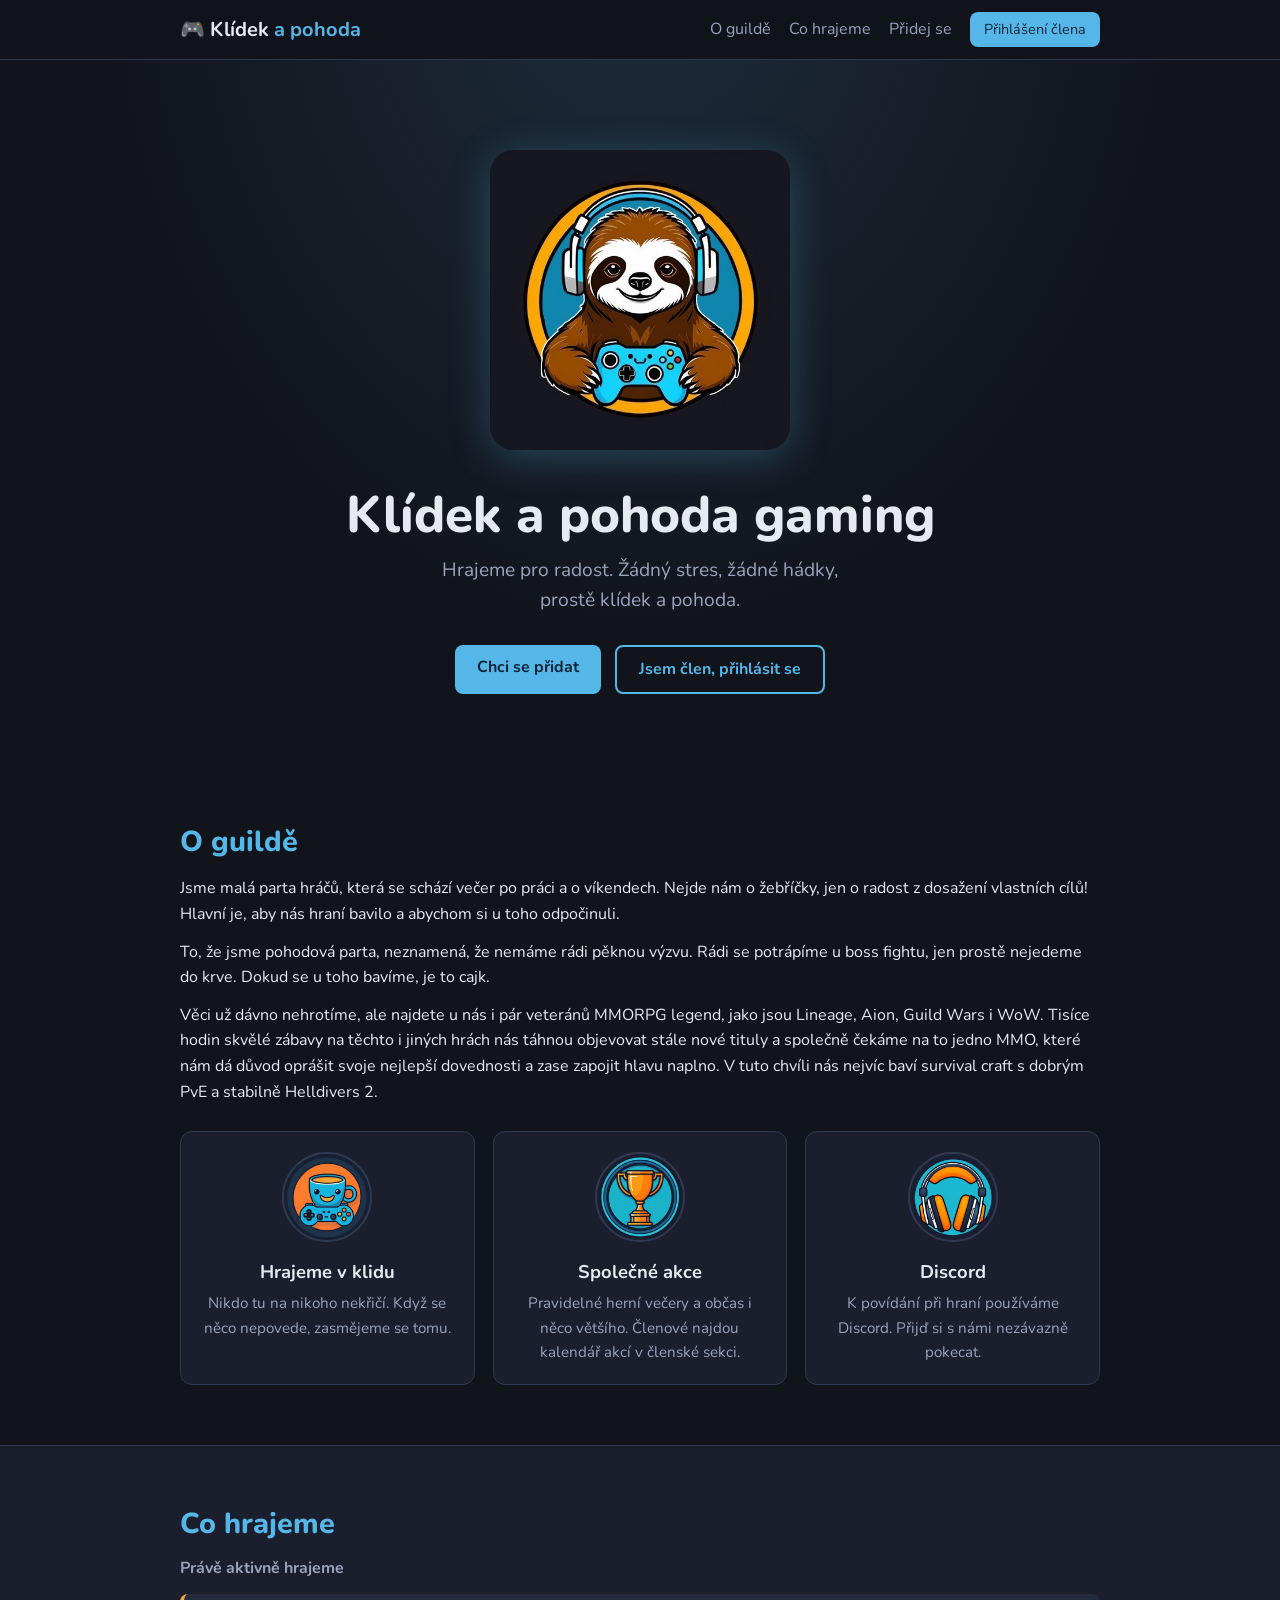
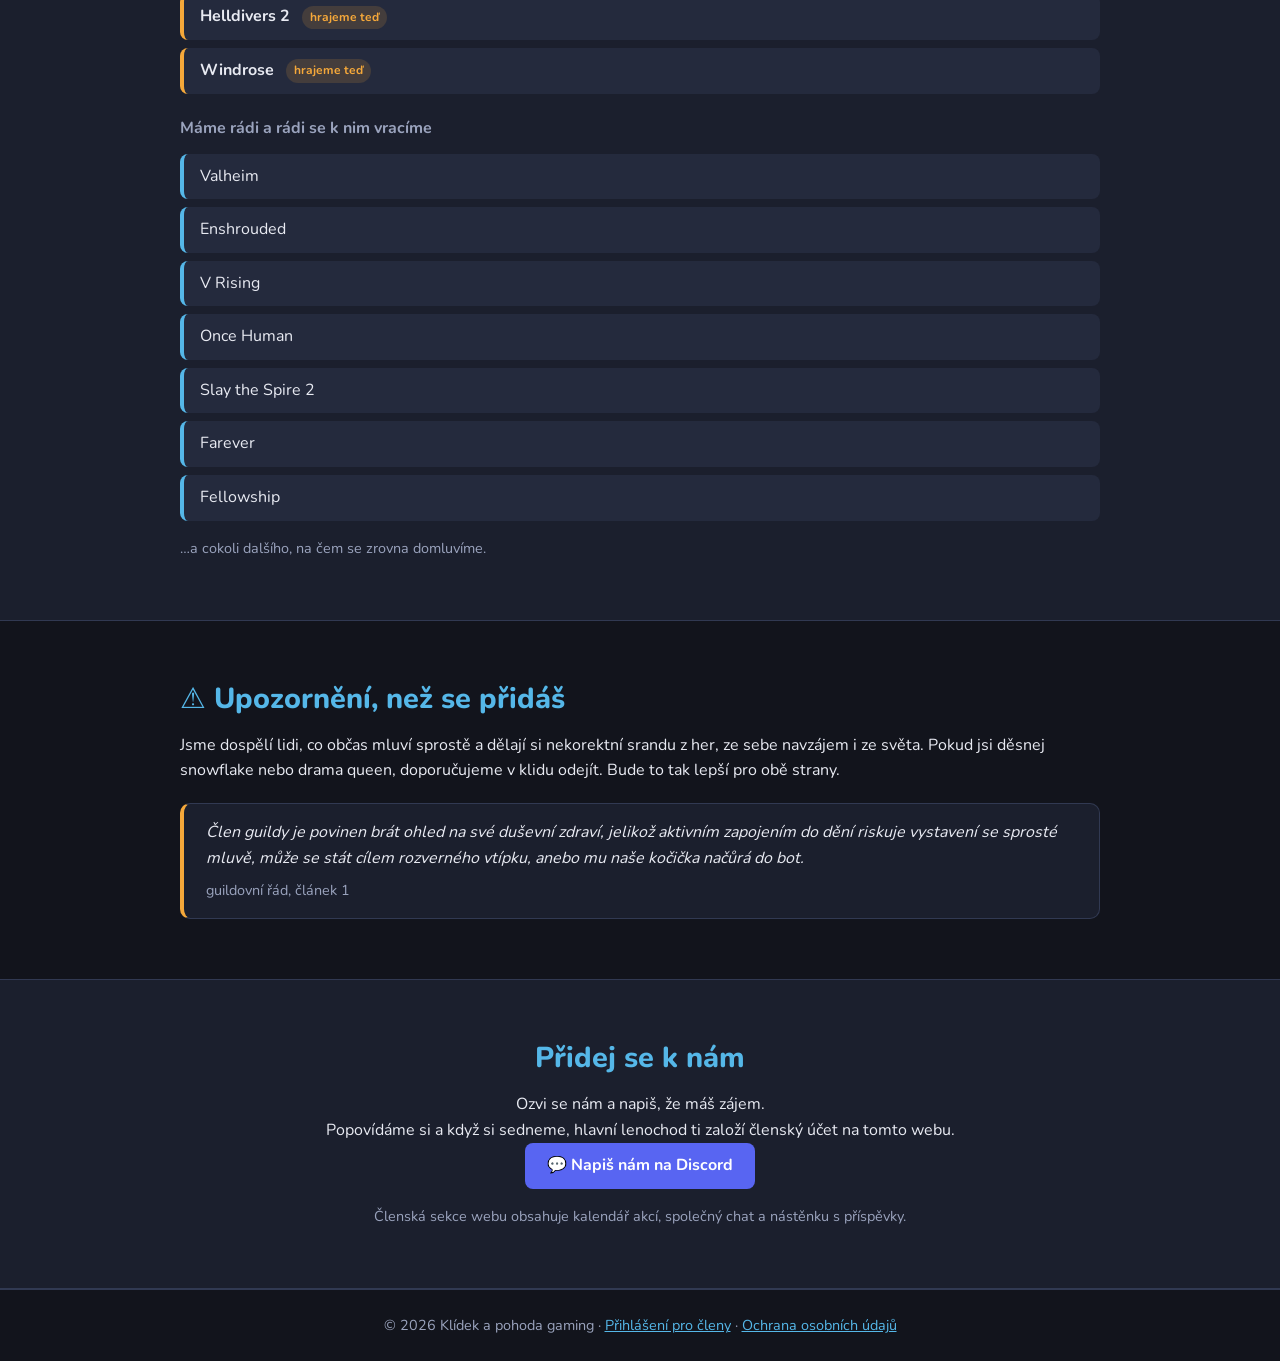
<file: index.html>
<!DOCTYPE html>
<html lang="cs">
<head>
  <meta charset="UTF-8">
  <meta name="viewport" content="width=device-width, initial-scale=1.0">
  <title>Klídek a pohoda gaming</title>
  <meta name="description" content="Herní guilda Klídek a pohoda. Hrajeme pro radost, bez stresu a v pohodě.">
  <link rel="icon" type="image/svg+xml" href="assets/favicon.svg">
  <link rel="manifest" href="manifest.json">
  <meta name="theme-color" content="#12141c">
  <link rel="apple-touch-icon" href="assets/apple-touch-icon.png">
  <!-- Náhledová kartička při sdílení odkazu (Discord, sociální sítě) -->
  <meta property="og:type" content="website">
  <meta property="og:title" content="Klídek a pohoda gaming">
  <meta property="og:description" content="Herní guilda pro pohodové hráče. Hrajeme pro radost, bez stresu a v pohodě.">
  <meta property="og:image" content="https://klidekpohoda.cz/assets/lenochod-web.jpg">
  <meta property="og:url" content="https://klidekpohoda.cz/">
  <meta name="twitter:card" content="summary_large_image">
  <link rel="stylesheet" href="css/styl.css?v=38">
</head>
<body>

  <header class="hlavicka">
    <div class="obsah hlavicka-vnitrek">
      <a href="index.html" class="logo">🎮 Klídek <span>a pohoda</span></a>
      <nav class="menu">
        <a href="#o-nas">O guildě</a>
        <a href="#co-hrajeme">Co hrajeme</a>
        <a href="#pridej-se">Přidej se</a>
        <a href="prihlaseni.html" id="menu-prihlaseni" class="tlacitko tlacitko-male">Přihlášení člena</a>
      </nav>
    </div>
  </header>

  <main>

    <section class="hero">
      <div class="obsah">
        <img src="assets/lenochod-web.jpg" alt="Logo guildy Klídek a pohoda, lenochod se sluchátky a ovladačem"
             class="hero-logo" width="520" height="520">
        <h1>Klídek a pohoda gaming</h1>
        <p class="hero-podtitulek">Hrajeme pro radost. Žádný stres, žádné hádky,<br>prostě klídek a pohoda.</p>
        <div class="hero-tlacitka">
          <a href="#pridej-se" class="tlacitko">Chci se přidat</a>
          <a href="prihlaseni.html" id="hero-prihlaseni" class="tlacitko tlacitko-obrys">Jsem člen, přihlásit se</a>
        </div>
      </div>
    </section>

    <section id="o-nas" class="sekce">
      <div class="obsah">
        <h2>O guildě</h2>
        <p>Jsme malá parta hráčů, která se schází večer po práci a o víkendech. Nejde nám o žebříčky,
        jen o radost z dosažení vlastních cílů! Hlavní je, aby nás hraní bavilo a abychom si u toho odpočinuli.</p>
        <p>To, že jsme pohodová parta, neznamená, že nemáme rádi pěknou výzvu. Rádi se potrápíme
        u boss fightu, jen prostě nejedeme do krve. Dokud se u toho bavíme, je to cajk.</p>
        <p>Věci už dávno nehrotíme, ale najdete u nás i pár veteránů MMORPG legend, jako jsou
        Lineage, Aion, Guild Wars i WoW. Tisíce hodin skvělé zábavy
        na těchto i jiných hrách nás táhnou objevovat stále nové tituly a společně čekáme na to jedno
        MMO, které nám dá důvod oprášit svoje nejlepší dovednosti a zase zapojit hlavu naplno.
        V tuto chvíli nás nejvíc baví survival craft s dobrým PvE a stabilně Helldivers 2.</p>
        <div class="karty">
          <div class="karta">
            <img src="assets/karta-klid-web.jpg" alt="" class="karta-ikona" width="300" height="300" loading="lazy">
            <h3>Hrajeme v klidu</h3>
            <p>Nikdo tu na nikoho nekřičí. Když se něco nepovede, zasmějeme se tomu.</p>
          </div>
          <div class="karta">
            <img src="assets/karta-akce-web.jpg" alt="" class="karta-ikona" width="300" height="300" loading="lazy">
            <h3>Společné akce</h3>
            <p>Pravidelné herní večery a občas i něco většího. Členové najdou kalendář akcí v členské sekci.</p>
          </div>
          <div class="karta">
            <img src="assets/karta-discord-web.jpg" alt="" class="karta-ikona" width="300" height="300" loading="lazy">
            <h3>Discord</h3>
            <p>K povídání při hraní používáme Discord. Přijď si s námi nezávazně pokecat.</p>
          </div>
        </div>
      </div>
    </section>

    <section id="co-hrajeme" class="sekce sekce-tmava">
      <div class="obsah">
        <h2>Co hrajeme</h2>
        <h3>Právě aktivně hrajeme</h3>
        <ul class="seznam-her">
          <li class="hra-aktivni">Helldivers 2 <span class="stitek">hrajeme teď</span></li>
          <li class="hra-aktivni">Windrose <span class="stitek">hrajeme teď</span></li>
        </ul>
        <h3 style="margin-top: 1.5rem;">Máme rádi a rádi se k nim vracíme</h3>
        <ul class="seznam-her">
          <li>Valheim</li>
          <li>Enshrouded</li>
          <li>V Rising</li>
          <li>Once Human</li>
          <li>Slay the Spire 2</li>
          <li>Farever</li>
          <li>Fellowship</li>
        </ul>
        <p class="poznamka">…a cokoli dalšího, na čem se zrovna domluvíme.</p>
      </div>
    </section>

    <section id="upozorneni" class="sekce">
      <div class="obsah">
        <h2>⚠️ Upozornění, než se přidáš</h2>
        <p>Jsme dospělí lidi, co občas mluví sprostě a dělají si nekorektní srandu
        z her, ze sebe navzájem i ze světa. Pokud jsi děsnej snowflake nebo drama queen,
        doporučujeme v klidu odejít. Bude to tak lepší pro obě strany.</p>
        <div class="disclaimer-citace">
          <p>Člen guildy je povinen brát ohled na své duševní zdraví, jelikož aktivním
          zapojením do dění riskuje vystavení se sprosté mluvě, může se stát cílem
          rozverného vtípku, anebo mu naše kočička načůrá do bot.</p>
          <p class="poznamka">guildovní řád, článek 1</p>
        </div>
      </div>
    </section>

    <section id="pridej-se" class="sekce sekce-tmava">
      <div class="obsah stred">
        <h2>Přidej se k nám</h2>
        <p>Ozvi se nám a napiš, že máš zájem.<br>
        Popovídáme si a když si sedneme, hlavní lenochod ti založí členský účet na tomto webu.</p>
        <a id="discord-odkaz" href="#" target="_blank" rel="noopener" class="tlacitko tlacitko-discord">💬 Napiš nám na Discord</a>
        <p class="poznamka">Členská sekce webu obsahuje kalendář akcí, společný chat a nástěnku s příspěvky.</p>
      </div>
    </section>

  </main>

  <footer class="paticka">
    <div class="obsah">
      <p>© 2026 Klídek a pohoda gaming · <a href="prihlaseni.html" id="paticka-prihlaseni">Přihlášení pro členy</a>
      · <a href="ochrana-udaju.html">Ochrana osobních údajů</a></p>
    </div>
  </footer>

  <script src="js/config.js?v=20"></script>
  <script src="js/verejna.js?v=20"></script>
  <script src="js/pwa.js?v=1"></script>
</body>
</html>
</file>
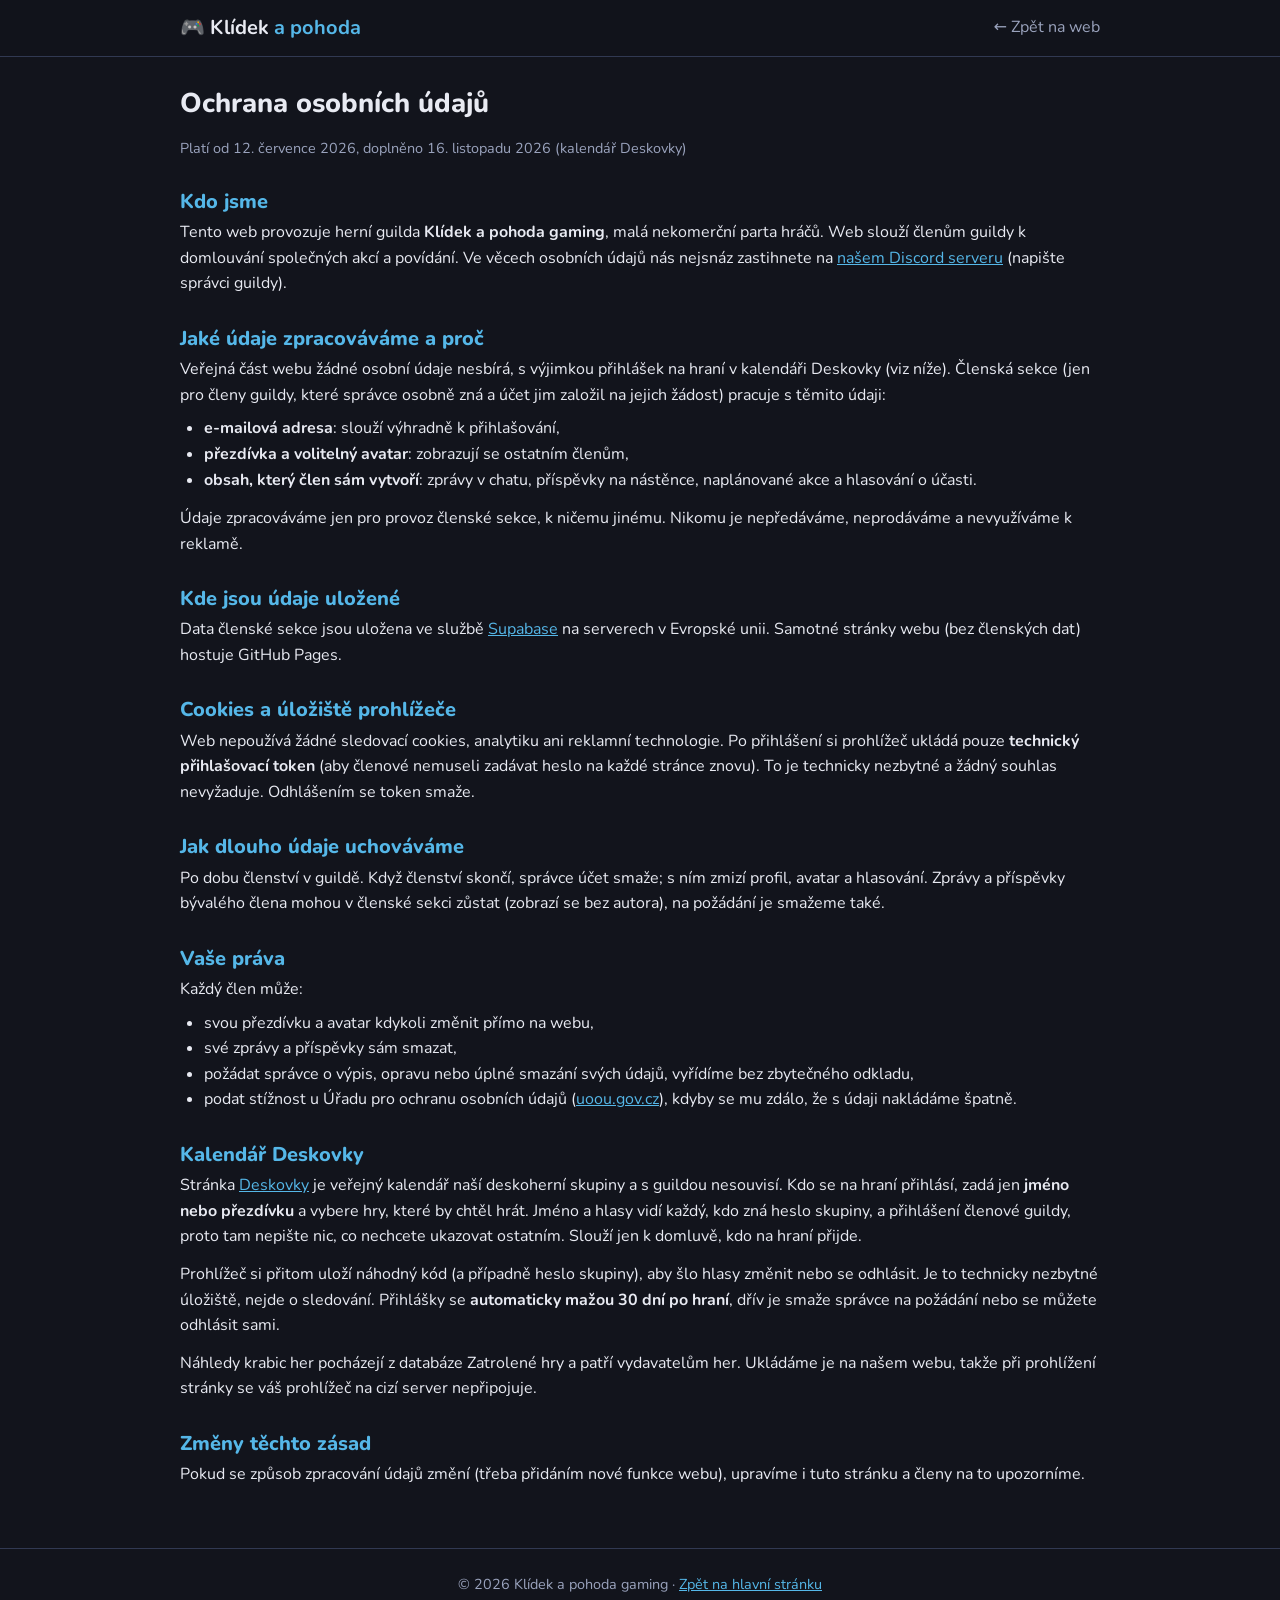
<file: ochrana-udaju.html>
<!DOCTYPE html>
<html lang="cs">
<head>
  <meta charset="UTF-8">
  <meta name="viewport" content="width=device-width, initial-scale=1.0">
  <title>Ochrana osobních údajů | Klídek a pohoda gaming</title>
  <link rel="icon" type="image/svg+xml" href="assets/favicon.svg">
  <link rel="manifest" href="manifest.json">
  <meta name="theme-color" content="#12141c">
  <link rel="apple-touch-icon" href="assets/apple-touch-icon.png">
  <link rel="stylesheet" href="css/styl.css?v=38">
</head>
<body>

  <header class="hlavicka">
    <div class="obsah hlavicka-vnitrek">
      <a href="index.html" class="logo">🎮 Klídek <span>a pohoda</span></a>
      <nav class="menu">
        <a href="index.html">← Zpět na web</a>
      </nav>
    </div>
  </header>

  <main class="clenska-stranka">
    <div class="obsah pravni-text">
      <h1>Ochrana osobních údajů</h1>
      <p class="poznamka">Platí od 12. července 2026, doplněno 16. listopadu 2026 (kalendář Deskovky)</p>

      <h2>Kdo jsme</h2>
      <p>Tento web provozuje herní guilda <strong>Klídek a pohoda gaming</strong>,
      malá nekomerční parta hráčů. Web slouží členům guildy k domlouvání
      společných akcí a povídání. Ve věcech osobních údajů nás nejsnáz
      zastihnete na <a href="#" id="discord-odkaz" target="_blank" rel="noopener">našem Discord serveru</a>
      (napište správci guildy).</p>

      <h2>Jaké údaje zpracováváme a proč</h2>
      <p>Veřejná část webu žádné osobní údaje nesbírá, s výjimkou přihlášek
      na hraní v kalendáři Deskovky (viz níže). Členská sekce
      (jen pro členy guildy, které správce osobně zná a účet jim založil
      na jejich žádost) pracuje s těmito údaji:</p>
      <ul>
        <li><strong>e-mailová adresa</strong>: slouží výhradně k přihlašování,</li>
        <li><strong>přezdívka a volitelný avatar</strong>: zobrazují se ostatním členům,</li>
        <li><strong>obsah, který člen sám vytvoří</strong>: zprávy v chatu, příspěvky
        na nástěnce, naplánované akce a hlasování o účasti.</li>
      </ul>
      <p>Údaje zpracováváme jen pro provoz členské sekce, k ničemu jinému.
      Nikomu je nepředáváme, neprodáváme a nevyužíváme k reklamě.</p>

      <h2>Kde jsou údaje uložené</h2>
      <p>Data členské sekce jsou uložena ve službě
      <a href="https://supabase.com" target="_blank" rel="noopener">Supabase</a>
      na serverech v Evropské unii. Samotné stránky webu (bez členských dat)
      hostuje GitHub Pages.</p>

      <h2>Cookies a úložiště prohlížeče</h2>
      <p>Web nepoužívá žádné sledovací cookies, analytiku ani reklamní
      technologie. Po přihlášení si prohlížeč ukládá pouze
      <strong>technický přihlašovací token</strong> (aby členové nemuseli
      zadávat heslo na každé stránce znovu). To je technicky nezbytné
      a žádný souhlas nevyžaduje. Odhlášením se token smaže.</p>

      <h2>Jak dlouho údaje uchováváme</h2>
      <p>Po dobu členství v guildě. Když členství skončí, správce účet smaže;
      s ním zmizí profil, avatar a hlasování. Zprávy a příspěvky bývalého
      člena mohou v členské sekci zůstat (zobrazí se bez autora), na požádání
      je smažeme také.</p>

      <h2>Vaše práva</h2>
      <p>Každý člen může:</p>
      <ul>
        <li>svou přezdívku a avatar kdykoli změnit přímo na webu,</li>
        <li>své zprávy a příspěvky sám smazat,</li>
        <li>požádat správce o výpis, opravu nebo úplné smazání svých údajů,
        vyřídíme bez zbytečného odkladu,</li>
        <li>podat stížnost u Úřadu pro ochranu osobních údajů
        (<a href="https://uoou.gov.cz" target="_blank" rel="noopener">uoou.gov.cz</a>),
        kdyby se mu zdálo, že s údaji nakládáme špatně.</li>
      </ul>

      <h2 id="deskovky">Kalendář Deskovky</h2>
      <p>Stránka <a href="deskovky.html">Deskovky</a> je veřejný kalendář naší
      deskoherní skupiny a s guildou nesouvisí. Kdo se na hraní přihlásí, zadá
      jen <strong>jméno nebo přezdívku</strong> a vybere hry, které by chtěl
      hrát. Jméno a hlasy vidí každý, kdo zná heslo skupiny, a přihlášení
      členové guildy, proto tam nepište nic, co nechcete ukazovat ostatním. Slouží jen k domluvě, kdo na hraní přijde.</p>
      <p>Prohlížeč si přitom uloží náhodný kód (a případně heslo skupiny), aby
      šlo hlasy změnit nebo se odhlásit. Je to technicky nezbytné úložiště, nejde
      o sledování. Přihlášky se <strong>automaticky mažou 30 dní po hraní</strong>,
      dřív je smaže správce na požádání nebo se můžete odhlásit sami.</p>
      <p>Náhledy krabic her pocházejí z databáze Zatrolené hry a patří
      vydavatelům her. Ukládáme je na našem webu, takže při prohlížení stránky
      se váš prohlížeč na cizí server nepřipojuje.</p>

      <h2>Změny těchto zásad</h2>
      <p>Pokud se způsob zpracování údajů změní (třeba přidáním nové funkce
      webu), upravíme i tuto stránku a členy na to upozorníme.</p>
    </div>
  </main>

  <footer class="paticka">
    <div class="obsah">
      <p>© 2026 Klídek a pohoda gaming · <a href="index.html">Zpět na hlavní stránku</a></p>
    </div>
  </footer>

  <script src="js/config.js?v=20"></script>
  <script src="js/verejna.js?v=20"></script>
  <script src="js/pwa.js?v=1"></script>
</body>
</html>
</file>
<file: css/styl.css>
/* ============================================================
   Klídek a pohoda gaming — společný styl celého webu
   ============================================================ */

/* ---------- Písmo Nunito (hostované lokálně, GDPR-čisté) ----------
   Stažené z fontsource, uložené v assets/fonts. Prohlížeč členů
   nikdy nekontaktuje Google. latin = základ, latin-ext = české znaky. */

@font-face {
  font-family: "Nunito"; font-style: normal; font-weight: 400; font-display: swap;
  src: url("../assets/fonts/nunito-latin-400-normal.woff2") format("woff2");
  unicode-range: U+0000-00FF,U+0131,U+0152-0153,U+02BB-02BC,U+02C6,U+02DA,U+02DC,U+0304,U+0308,U+0329,U+2000-206F,U+2074,U+20AC,U+2122,U+2191,U+2193,U+2212,U+2215,U+FEFF,U+FFFD;
}
@font-face {
  font-family: "Nunito"; font-style: normal; font-weight: 400; font-display: swap;
  src: url("../assets/fonts/nunito-latin-ext-400-normal.woff2") format("woff2");
  unicode-range: U+0100-02BA,U+02BD-02C5,U+02C7-02CC,U+02CE-02D7,U+02DD-02FF,U+0304,U+0308,U+0329,U+1D00-1DBF,U+1E00-1E9F,U+1EF2-1EFF,U+2020,U+20A0-20AB,U+20AD-20C0,U+2113,U+2C60-2C7F,U+A720-A7FF;
}
@font-face {
  font-family: "Nunito"; font-style: normal; font-weight: 700; font-display: swap;
  src: url("../assets/fonts/nunito-latin-700-normal.woff2") format("woff2");
  unicode-range: U+0000-00FF,U+0131,U+0152-0153,U+02BB-02BC,U+02C6,U+02DA,U+02DC,U+0304,U+0308,U+0329,U+2000-206F,U+2074,U+20AC,U+2122,U+2191,U+2193,U+2212,U+2215,U+FEFF,U+FFFD;
}
@font-face {
  font-family: "Nunito"; font-style: normal; font-weight: 700; font-display: swap;
  src: url("../assets/fonts/nunito-latin-ext-700-normal.woff2") format("woff2");
  unicode-range: U+0100-02BA,U+02BD-02C5,U+02C7-02CC,U+02CE-02D7,U+02DD-02FF,U+0304,U+0308,U+0329,U+1D00-1DBF,U+1E00-1E9F,U+1EF2-1EFF,U+2020,U+20A0-20AB,U+20AD-20C0,U+2113,U+2C60-2C7F,U+A720-A7FF;
}
@font-face {
  font-family: "Nunito"; font-style: normal; font-weight: 800; font-display: swap;
  src: url("../assets/fonts/nunito-latin-800-normal.woff2") format("woff2");
  unicode-range: U+0000-00FF,U+0131,U+0152-0153,U+02BB-02BC,U+02C6,U+02DA,U+02DC,U+0304,U+0308,U+0329,U+2000-206F,U+2074,U+20AC,U+2122,U+2191,U+2193,U+2212,U+2215,U+FEFF,U+FFFD;
}
@font-face {
  font-family: "Nunito"; font-style: normal; font-weight: 800; font-display: swap;
  src: url("../assets/fonts/nunito-latin-ext-800-normal.woff2") format("woff2");
  unicode-range: U+0100-02BA,U+02BD-02C5,U+02C7-02CC,U+02CE-02D7,U+02DD-02FF,U+0304,U+0308,U+0329,U+1D00-1DBF,U+1E00-1E9F,U+1EF2-1EFF,U+2020,U+20A0-20AB,U+20AD-20C0,U+2113,U+2C60-2C7F,U+A720-A7FF;
}

:root {
  --pozadi: #12141c;          /* tmavé pozadí stránky */
  --panel: #1b1f2d;           /* pozadí karet a panelů */
  --panel-svetly: #242a3d;    /* světlejší panel (hover, vstupy) */
  --ohraniceni: #313952;      /* barva rámečků */
  --text: #e8eaf2;            /* základní text */
  --text-tlumeny: #9aa3bd;    /* vedlejší text */
  --akcent: #55b7e8;          /* blankytná modrá — sluchátka lenochoda */
  --akcent-tmavy: #3494c7;
  --akcent-2: #f5a83a;        /* jantarová — kruh kolem lenochoda */
  --text-na-akcentu: #0d2438; /* tmavý text na modrých tlačítkách */
  --chyba: #e57373;
  --discord: #5865f2;
}

* { margin: 0; padding: 0; box-sizing: border-box; }

body {
  font-family: "Nunito", "Segoe UI", system-ui, -apple-system, sans-serif;
  background: var(--pozadi);
  color: var(--text);
  line-height: 1.6;
  min-height: 100vh;
}

/* Velké nadpisy a logo v nejtučnějším řezu (hravější vzhled) */
h1, h2, .logo { font-weight: 800; }

.obsah {
  max-width: 960px;
  margin: 0 auto;
  padding: 0 20px;
}

h1, h2, h3 { line-height: 1.25; }
h2 { font-size: 1.8rem; margin-bottom: 1rem; color: var(--akcent); }
h3 { font-size: 1.15rem; margin-bottom: 0.5rem; }
a { color: var(--akcent); }
p + p { margin-top: 0.75rem; }

/* ---------- Hlavička a menu ---------- */

.hlavicka {
  background: rgba(18, 20, 28, 0.95);
  border-bottom: 1px solid var(--ohraniceni);
  position: sticky;
  top: 0;
  z-index: 10;
}

.hlavicka-vnitrek {
  display: flex;
  align-items: center;
  justify-content: space-between;
  flex-wrap: wrap;
  gap: 10px;
  padding-top: 12px;
  padding-bottom: 12px;
}

.logo {
  font-size: 1.25rem;
  font-weight: 700;
  color: var(--text);
  text-decoration: none;
  white-space: nowrap;
}
.logo span { color: var(--akcent); }

.menu {
  display: flex;
  align-items: center;
  flex-wrap: wrap;
  gap: 18px;
}
.menu a {
  color: var(--text-tlumeny);
  text-decoration: none;
  font-weight: 500;
  transition: color 0.15s;
}
.menu a:hover { color: var(--text); }
.menu a.aktivni { color: var(--akcent); }
.menu a.tlacitko { color: var(--text-na-akcentu); }
.menu a.tlacitko:hover { color: var(--text-na-akcentu); }

.pocitadlo-znacka {
  display: inline-block;
  background: var(--akcent-2);
  color: var(--text-na-akcentu);
  font-size: 0.7rem;
  font-weight: 700;
  min-width: 16px;
  height: 16px;
  line-height: 16px;
  text-align: center;
  border-radius: 999px;
  padding: 0 4px;
  margin-left: 4px;
  vertical-align: middle;
}

/* ---------- Tlačítka ---------- */

.tlacitko {
  display: inline-block;
  background: var(--akcent);
  color: var(--text-na-akcentu);
  font-weight: 700;
  padding: 10px 22px;
  border-radius: 8px;
  text-decoration: none;
  border: none;
  font-size: 1rem;
  cursor: pointer;
  transition: background 0.15s, transform 0.15s, box-shadow 0.15s;
}
.tlacitko:hover { background: var(--akcent-tmavy); color: var(--text-na-akcentu); }

/* Jemný zvedací efekt na všech tlačítkách webu (kromě odkazů v menu) */
button:not(.zprava-smazat):not(.reakce-chip):not(.emoji-volba):not(.ucast-tlacitko),
.tlacitko, .tlacitko-obrys, .tlacitko-discord, .tlacitko-male {
  transition: background 0.15s, color 0.15s, border-color 0.15s, transform 0.15s, box-shadow 0.15s;
}
button:not(:disabled):not(.zprava-smazat):not(.reakce-chip):not(.emoji-volba):not(.ucast-tlacitko):hover,
.tlacitko:hover, .tlacitko-obrys:hover, .tlacitko-discord:hover {
  transform: translateY(-2px);
  box-shadow: 0 4px 14px rgba(0, 0, 0, 0.25);
}
button:not(:disabled):active, .tlacitko:active, .tlacitko-obrys:active, .tlacitko-discord:active {
  transform: translateY(0);
  box-shadow: none;
}

@media (prefers-reduced-motion: reduce) {
  * { transition-duration: 0.01ms !important; animation-duration: 0.01ms !important; }
}

.tlacitko-male { padding: 6px 14px; font-size: 0.9rem; }

.tlacitko-obrys {
  background: transparent;
  color: var(--akcent);
  border: 2px solid var(--akcent);
}
.tlacitko-obrys:hover { background: rgba(85, 183, 232, 0.12); color: var(--akcent); }

.tlacitko-discord { background: var(--discord); color: #fff; }
.tlacitko-discord:hover { background: #4752c4; color: #fff; }

.tlacitko-nenapadne {
  background: transparent;
  border: 1px solid var(--ohraniceni);
  color: var(--text-tlumeny);
  padding: 5px 12px;
  border-radius: 6px;
  font-size: 0.85rem;
  cursor: pointer;
}
.tlacitko-nenapadne:hover { color: var(--text); border-color: var(--text-tlumeny); }

/* ---------- Veřejná stránka ---------- */

.hero {
  text-align: center;
  padding: 90px 0 70px;
  background:
    radial-gradient(ellipse at 50% -20%, rgba(85, 183, 232, 0.16), transparent 60%),
    var(--pozadi);
}
.hero h1 { font-size: clamp(2rem, 6vw, 3.2rem); margin-bottom: 0.5rem; }
.hero-logo {
  width: min(300px, 65vw);
  height: auto;
  border-radius: 24px;
  margin-bottom: 1.5rem;
  box-shadow: 0 8px 40px rgba(85, 183, 232, 0.28);
}
.hero-podtitulek { color: var(--text-tlumeny); font-size: 1.2rem; max-width: 550px; margin: 0 auto 1.8rem; }
.hero-tlacitka { display: flex; gap: 14px; justify-content: center; flex-wrap: wrap; }

.sekce { padding: 60px 0; }
.sekce-tmava { background: var(--panel); border-top: 1px solid var(--ohraniceni); border-bottom: 1px solid var(--ohraniceni); }
.stred { text-align: center; }

.karty {
  display: grid;
  grid-template-columns: repeat(auto-fit, minmax(240px, 1fr));
  gap: 18px;
  margin-top: 1.6rem;
}
.karta {
  background: var(--panel);
  border: 1px solid var(--ohraniceni);
  border-radius: 12px;
  padding: 20px;
  text-align: center;
  transition: transform 0.2s ease, box-shadow 0.2s ease, border-color 0.2s ease;
}
.karta:hover {
  transform: translateY(-4px);
  border-color: var(--akcent);
  box-shadow: 0 10px 24px rgba(85, 183, 232, 0.15);
}
.karta p { color: var(--text-tlumeny); font-size: 0.95rem; }
.karta-ikona {
  width: 90px;
  height: 90px;
  border-radius: 50%;
  margin-bottom: 10px;
  border: 2px solid var(--ohraniceni);
}
.karta h3 { margin-bottom: 0.5rem; }

.nadpis-ikona {
  width: 40px;
  height: 40px;
  border-radius: 50%;
  vertical-align: middle;
  margin-right: 10px;
}

.seznam-her { list-style: none; margin: 1rem 0; }
.seznam-her li {
  padding: 10px 16px;
  margin-bottom: 8px;
  background: var(--panel-svetly);
  border-radius: 8px;
  border-left: 4px solid var(--akcent);
}
.seznam-her li.hra-aktivni {
  border-left-color: var(--akcent-2);
  font-weight: 700;
}
.sekce-tmava h3 { color: var(--text-tlumeny); font-size: 1rem; }

.poznamka { color: var(--text-tlumeny); font-size: 0.9rem; margin-top: 1rem; }

.prihlaseni-obrazek {
  display: block;
  width: 110px;
  height: 110px;
  margin: 0 auto 16px;
  border-radius: 50%;
  border: 2px solid var(--ohraniceni);
}

.paticka {
  border-top: 1px solid var(--ohraniceni);
  padding: 24px 0;
  text-align: center;
  color: var(--text-tlumeny);
  font-size: 0.9rem;
}

/* ---------- Stránka 404 ---------- */

.chyba404 { text-align: center; max-width: 460px; padding: 20px; }
.chyba404-obrazek {
  width: min(200px, 55vw);
  height: auto;
  border-radius: 24px;
  margin-bottom: 1rem;
  box-shadow: 0 8px 40px rgba(85, 183, 232, 0.28);
}
.chyba404 h1 {
  font-size: clamp(3rem, 12vw, 5rem);
  color: var(--akcent);
  margin-bottom: 0.3rem;
}
.chyba404-podtitulek { font-size: 1.3rem; margin-bottom: 0.6rem; }

/* ---------- Formuláře ---------- */

form label { display: block; margin-bottom: 4px; font-weight: 600; font-size: 0.95rem; }
input[type="text"], input[type="email"], input[type="password"],
input[type="datetime-local"], textarea {
  width: 100%;
  padding: 10px 12px;
  margin-bottom: 14px;
  background: var(--panel-svetly);
  color: var(--text);
  border: 1px solid var(--ohraniceni);
  border-radius: 8px;
  font-size: 1rem;
  font-family: inherit;
}
input:focus, textarea:focus { outline: 2px solid var(--akcent); outline-offset: -1px; }
textarea { resize: vertical; min-height: 100px; }

.chyba {
  background: rgba(229, 115, 115, 0.12);
  border: 1px solid var(--chyba);
  color: var(--chyba);
  padding: 10px 14px;
  border-radius: 8px;
  margin-bottom: 14px;
  display: none;
}
.chyba.viditelna { display: block; }

.uspech {
  background: rgba(85, 183, 232, 0.12);
  border: 1px solid var(--akcent);
  color: var(--akcent);
  padding: 10px 14px;
  border-radius: 8px;
  margin-bottom: 14px;
  display: none;
}
.uspech.viditelna { display: block; }

/* ---------- Přihlášení ---------- */

.prihlaseni-obal {
  min-height: calc(100vh - 140px);
  display: flex;
  align-items: center;
  justify-content: center;
  padding: 40px 20px;
}
.prihlaseni-karta {
  background: var(--panel);
  border: 1px solid var(--ohraniceni);
  border-radius: 14px;
  padding: 32px;
  width: 100%;
  max-width: 400px;
}
.prihlaseni-karta h1 { font-size: 1.5rem; margin-bottom: 1.2rem; text-align: center; }
.prihlaseni-karta .tlacitko { width: 100%; }

/* ---------- Členská sekce (společné) ---------- */

.clenska-stranka { padding: 30px 0 60px; }
.clenska-stranka h1 { font-size: 1.7rem; margin-bottom: 1.2rem; }

.panel-blok {
  background: var(--panel);
  border: 1px solid var(--ohraniceni);
  border-radius: 12px;
  padding: 22px;
  margin-bottom: 20px;
}
.panel-blok h2 { font-size: 1.2rem; color: var(--text); margin-bottom: 0.8rem; }
.panel-blok h2 .ikona { margin-right: 6px; }

.lfg-panel { border-color: var(--akcent-2); }

.lfg-sablona {
  background: var(--panel-svetly);
  border: 1px solid var(--ohraniceni);
  border-radius: 8px;
  padding: 12px 14px;
  line-height: 2.2;
}
.lfg-sablona input {
  display: inline-block;
  width: auto;
  min-width: 110px;
  max-width: 240px;
  margin-bottom: 0;
  padding: 4px 8px;
  font-size: 0.95rem;
  vertical-align: middle;
}
.lfg-role-znacka { color: var(--discord); font-weight: 600; }

/* ---------- Výzvy (randomizer stratagemů) ---------- */

.vyzva-kategorie {
  display: flex;
  flex-wrap: wrap;
  gap: 10px 20px;
  margin-top: 8px;
}
.vyzva-prepinac {
  display: flex;
  align-items: center;
  gap: 6px;
  font-weight: normal;
  cursor: pointer;
}
.vyzva-prepinac input { width: auto; margin: 0; }

.vyzva-tlacitka { display: flex; flex-wrap: wrap; gap: 10px; }

.vyzva-slot {
  display: flex;
  align-items: center;
  gap: 10px;
  background: var(--panel-svetly);
  border: 1px solid var(--ohraniceni);
  border-radius: 8px;
  padding: 10px 14px;
  margin-bottom: 8px;
}
.vyzva-slot-emoji { font-size: 1.3rem; }
.vyzva-slot-nazev { font-weight: 600; flex: 1; }
.vyzva-slot-reroll {
  font-size: 1.1rem;
  padding: 2px 8px;
}

.vyzva-nadpis-ikona {
  height: 1.4em;
  width: auto;
  vertical-align: -0.25em;
  margin-right: 10px;
}
.vyzva-ikona-h2 {
  height: 1.3em;
  width: auto;
  vertical-align: -0.2em;
  margin-right: 8px;
}

/* ---------- Nápověda pro nové členy ---------- */

.napoveda-sekce {
  display: flex;
  align-items: flex-start;
  gap: 12px;
  margin-bottom: 14px;
}
.napoveda-sekce:last-child { margin-bottom: 0; }
.napoveda-emoji { font-size: 1.5rem; line-height: 1.3; flex-shrink: 0; }
.napoveda-sekce strong { color: var(--akcent); }

.vyzva-rozbalit summary {
  cursor: pointer;
  font-weight: 700;
  color: var(--akcent);
  list-style: none;
}
.vyzva-rozbalit summary::-webkit-details-marker { display: none; }
.vyzva-rozbalit summary::before { content: "▶ "; }
.vyzva-rozbalit[open] summary::before { content: "▼ "; }

.vyzva-seznam-kategorie { margin-bottom: 14px; }
.vyzva-seznam-kategorie h4 { font-size: 0.95rem; margin-bottom: 4px; }
.vyzva-seznam-kategorie p { color: var(--text-tlumeny); font-size: 0.9rem; }

.stitek {
  display: inline-block;
  background: rgba(245, 168, 58, 0.15);
  color: var(--akcent-2);
  font-size: 0.75rem;
  font-weight: 700;
  padding: 2px 8px;
  border-radius: 999px;
  margin-left: 8px;
  vertical-align: middle;
}

.nacitani { color: var(--text-tlumeny); font-style: italic; }

/* ---------- Skeleton loadery (šedé placeholdery místo "Načítám…") ---------- */

@keyframes skeleton-tep {
  0%, 100% { opacity: 1; }
  50% { opacity: 0.5; }
}

.skeleton-radek, .skeleton-kruh {
  background: var(--panel-svetly);
  border-radius: 6px;
  animation: skeleton-tep 1.4s ease-in-out infinite;
}
.skeleton-radek { height: 14px; margin-bottom: 8px; }
.skeleton-radek:last-child { margin-bottom: 0; }
.skeleton-radek.kratky { width: 35%; }
.skeleton-radek.stredni { width: 60%; }
.skeleton-radek.dlouhy { width: 88%; }
.skeleton-kruh { width: 32px; height: 32px; border-radius: 50%; flex-shrink: 0; }

.skeleton-karta {
  border: 1px solid var(--ohraniceni);
  border-radius: 10px;
  padding: 16px;
  margin-bottom: 14px;
  background: var(--panel);
}
.skeleton-radek-obal { display: flex; align-items: center; gap: 10px; margin-bottom: 10px; }
.skeleton-radek-obal .skeleton-radek { margin-bottom: 0; flex: 1; }

@media (prefers-reduced-motion: reduce) {
  .skeleton-radek, .skeleton-kruh { animation: none; opacity: 0.7; }
}

/* ---------- Akce ---------- */

.akce-polozka {
  border: 1px solid var(--ohraniceni);
  border-radius: 10px;
  padding: 16px;
  margin-bottom: 14px;
  background: var(--panel-svetly);
  transition: border-color 0.2s;
}
.akce-polozka:hover { border-color: var(--akcent); }
.akce-polozka h3 { color: var(--akcent); }
.akce-datum { color: var(--akcent-2); font-weight: 600; font-size: 0.95rem; }
.akce-popis { margin: 8px 0; color: var(--text); }
.akce-meta { color: var(--text-tlumeny); font-size: 0.85rem; }

.ucast-tlacitka { display: flex; gap: 8px; margin-top: 12px; flex-wrap: wrap; }
.ucast-tlacitko {
  background: var(--panel);
  border: 1px solid var(--ohraniceni);
  color: var(--text-tlumeny);
  padding: 6px 14px;
  border-radius: 999px;
  cursor: pointer;
  font-size: 0.9rem;
}
.ucast-tlacitko:hover { border-color: var(--text-tlumeny); color: var(--text); }
.ucast-tlacitko.vybrane {
  background: var(--akcent);
  border-color: var(--akcent);
  color: var(--text-na-akcentu);
  font-weight: 700;
}
.ucast-prehled { margin-top: 10px; font-size: 0.9rem; color: var(--text-tlumeny); }

/* ---------- Chat ---------- */

.chat-okno {
  height: 55vh;
  min-height: 320px;
  overflow-y: auto;
  border: 1px solid var(--ohraniceni);
  border-radius: 12px;
  background: var(--panel);
  padding: 16px;
  margin-bottom: 14px;
}
.zprava { margin-bottom: 12px; }
.zprava-hlavicka { font-size: 0.85rem; margin-bottom: 2px; }
.zprava-autor { font-weight: 700; color: var(--akcent); }
.zprava-cas { color: var(--text-tlumeny); margin-left: 8px; }
.zprava-text {
  background: var(--panel-svetly);
  display: inline-block;
  padding: 8px 12px;
  border-radius: 4px 12px 12px 12px;
  max-width: 85%;
  word-wrap: break-word;
  white-space: pre-wrap;
}
.zprava-moje .zprava-autor { color: var(--akcent-2); }
.zprava-smazat {
  background: none; border: none; color: var(--text-tlumeny);
  cursor: pointer; font-size: 0.8rem; margin-left: 6px;
}
.zprava-smazat:hover { color: var(--chyba); }

.zprava-odpovedet {
  background: none; border: none; color: var(--text-tlumeny);
  cursor: pointer; font-size: 0.8rem; margin-left: 6px;
}
.zprava-odpovedet:hover { color: var(--akcent); }

.zprava-citace {
  border-left: 3px solid var(--akcent);
  background: var(--panel);
  color: var(--text-tlumeny);
  font-size: 0.85rem;
  padding: 4px 10px;
  margin-bottom: 4px;
  border-radius: 4px;
  max-width: 85%;
}
.zprava-citace strong { color: var(--akcent); }
.zprava-citace-chybi { font-style: italic; }

.odpoved-banner {
  background: var(--panel-svetly);
  border-left: 3px solid var(--akcent);
  border-radius: 6px;
  padding: 8px 12px;
  margin-bottom: 10px;
  font-size: 0.9rem;
  color: var(--text-tlumeny);
  display: flex;
  justify-content: space-between;
  align-items: center;
  gap: 10px;
}
.odpoved-banner strong { color: var(--akcent); }
.odpoved-banner button {
  background: none; border: none; color: var(--text-tlumeny);
  cursor: pointer; font-size: 0.9rem; flex-shrink: 0;
}
.odpoved-banner button:hover { color: var(--chyba); }

.chat-formular { display: flex; gap: 10px; }
.chat-formular input { flex: 1; margin-bottom: 0; }

.online-radek {
  display: flex;
  align-items: center;
  flex-wrap: wrap;
  gap: 8px;
  margin-bottom: 12px;
  min-height: 34px;
}
.online-popisek {
  color: var(--text-tlumeny);
  font-size: 0.9rem;
}
.online-clen {
  display: inline-flex;
  align-items: center;
  gap: 6px;
  background: var(--panel);
  border: 1px solid var(--ohraniceni);
  border-radius: 999px;
  padding: 3px 12px 3px 5px;
  font-size: 0.9rem;
}
.online-clen .avatar {
  width: 24px;
  height: 24px;
  line-height: 22px;
  font-size: 0.75rem;
  margin-right: 0;
}

/* ---------- Příspěvky ---------- */

.prispevek {
  border: 1px solid var(--ohraniceni);
  border-radius: 10px;
  padding: 18px;
  margin-bottom: 16px;
  background: var(--panel-svetly);
  transition: border-color 0.2s;
}
.prispevek:hover { border-color: var(--akcent); }
.prispevek h3 { color: var(--akcent); margin-bottom: 4px; }
.prispevek.pripnuto,
.prispevek.pripnuto:hover { border-color: var(--akcent-2); }
.prispevek h3 .stitek { margin-left: 0; margin-right: 8px; }
.prispevek-meta { color: var(--text-tlumeny); font-size: 0.85rem; margin-bottom: 10px; }
.prispevek-text ul { margin: 6px 0 6px 22px; }
.prispevek-text p { margin-bottom: 6px; }

/* Klikací odkazy v chatu a příspěvcích, ať dlouhá adresa nepřeteče */
.zprava-text a, .prispevek-text a { word-break: break-word; }

.prispevek-obrazek {
  display: block;
  max-width: 100%;
  max-height: 420px;
  border-radius: 10px;
  margin-top: 10px;
  border: 1px solid var(--ohraniceni);
}

/* ---------- Galerie momentek ---------- */

.galerie-mrizka {
  display: grid;
  grid-template-columns: repeat(auto-fill, minmax(220px, 1fr));
  gap: 16px;
  margin-top: 20px;
}
.momentka {
  margin: 0;
  background: var(--panel-svetly);
  border: 1px solid var(--ohraniceni);
  border-radius: 10px;
  overflow: hidden;
  transition: border-color 0.2s;
}
.momentka:hover { border-color: var(--akcent); }
.momentka-obrazek {
  display: block;
  width: 100%;
  height: 180px;
  object-fit: cover;
}
.momentka figcaption { padding: 10px 12px; }
.momentka-popisek { display: block; margin-bottom: 6px; }
.momentka-meta {
  display: flex;
  align-items: center;
  flex-wrap: wrap;
  color: var(--text-tlumeny);
  font-size: 0.85rem;
}

.galerie-nacist-starsi {
  grid-column: 1 / -1;
  justify-self: center;
}

input[type="file"] {
  width: 100%;
  padding: 8px 12px;
  margin-bottom: 6px;
  background: var(--panel-svetly);
  color: var(--text-tlumeny);
  border: 1px solid var(--ohraniceni);
  border-radius: 8px;
  font-size: 0.95rem;
}
input[type="file"]::file-selector-button {
  background: var(--panel);
  color: var(--text);
  border: 1px solid var(--ohraniceni);
  border-radius: 6px;
  padding: 5px 12px;
  margin-right: 10px;
  cursor: pointer;
}

/* ---------- Přehled členů ---------- */

.clen-radek {
  display: flex;
  align-items: center;
  gap: 12px;
  padding: 10px 0;
  border-bottom: 1px solid var(--ohraniceni);
}
.clen-radek:last-of-type { border-bottom: none; }
.clen-radek .avatar {
  width: 36px;
  height: 36px;
  line-height: 34px;
  margin-right: 0;
  flex-shrink: 0;
}
.clen-info { flex: 1; min-width: 0; display: flex; flex-direction: column; }
.poznamka-mala {
  color: var(--text-tlumeny);
  font-size: 0.85rem;
  word-break: break-word;
}

select.volba-role {
  background: var(--panel-svetly);
  color: var(--text);
  border: 1px solid var(--ohraniceni);
  border-radius: 8px;
  padding: 6px 10px;
  font-size: 0.9rem;
  font-family: inherit;
  cursor: pointer;
  flex-shrink: 0;
}

/* ---------- Pozvánky ---------- */

.pozvanka-kod {
  font-family: Consolas, monospace;
  background: var(--panel-svetly);
  border: 1px solid var(--akcent);
  border-radius: 8px;
  padding: 10px 14px;
  margin: 8px 0;
  word-break: break-all;
}
.pozvanka-kod-maly {
  font-family: Consolas, monospace;
  color: var(--akcent);
}

/* ---------- Upozornění a právní stránka ---------- */

.disclaimer-citace {
  background: var(--panel);
  border: 1px solid var(--ohraniceni);
  border-left: 4px solid var(--akcent-2);
  border-radius: 10px;
  padding: 16px 22px;
  margin-top: 1.2rem;
  font-style: italic;
}
.disclaimer-citace .poznamka { margin-top: 8px; font-style: normal; }

.pravni-text h1 { margin-bottom: 0.3rem; }
.pravni-text h2 { font-size: 1.25rem; margin-top: 1.8rem; margin-bottom: 0.4rem; }
.pravni-text ul { margin: 0.5rem 0 0.8rem 24px; }

/* ---------- Smajlíky ---------- */

.emoji-tlacitko {
  background: var(--panel-svetly);
  border: 1px solid var(--ohraniceni);
  border-radius: 8px;
  font-size: 1.15rem;
  padding: 8px 12px;
  cursor: pointer;
  line-height: 1;
}
.emoji-tlacitko:hover { border-color: var(--akcent); }

.emoji-panel {
  background: var(--panel);
  border: 1px solid var(--ohraniceni);
  border-radius: 10px;
  padding: 8px;
  margin-bottom: 10px;
  display: flex;
  flex-wrap: wrap;
  gap: 2px;
}
.emoji-panel[hidden] { display: none; }

.emoji-volba {
  background: none;
  border: none;
  font-size: 1.35rem;
  padding: 4px 6px;
  cursor: pointer;
  border-radius: 6px;
  line-height: 1.2;
}
.emoji-volba:hover { background: var(--panel-svetly); }

/* ---------- Ankety ---------- */

.anketa-otazka { color: var(--akcent); margin-bottom: 12px; }
.anketa-moznosti { display: flex; flex-direction: column; gap: 8px; margin-bottom: 12px; }

.anketa-moznost {
  position: relative;
  border: 1px solid var(--ohraniceni);
  border-radius: 8px;
  overflow: hidden;
  cursor: pointer;
  background: var(--panel-svetly);
}
.anketa-moznost:not(.uzavrena):hover { border-color: var(--akcent); }
.anketa-moznost.vybrano { border-color: var(--akcent); }
.anketa-moznost.uzavrena { cursor: default; }

.anketa-pruh {
  position: absolute;
  top: 0; left: 0; bottom: 0;
  background: rgba(85, 183, 232, 0.22);
  transition: width 0.3s ease;
}
.anketa-moznost.vybrano .anketa-pruh { background: rgba(85, 183, 232, 0.38); }

.anketa-popisek {
  position: relative;
  display: flex;
  justify-content: space-between;
  gap: 10px;
  padding: 10px 14px;
}
.anketa-pocet { color: var(--text-tlumeny); font-size: 0.9rem; white-space: nowrap; }

.moznost-vstup { display: block; }

/* ---------- Reakce na příspěvky ---------- */

.reakce-radek {
  display: flex;
  flex-wrap: wrap;
  gap: 6px;
  margin-top: 12px;
}
.reakce-chip {
  background: var(--panel);
  border: 1px solid var(--ohraniceni);
  border-radius: 999px;
  color: var(--text);
  padding: 4px 10px;
  font-size: 0.95rem;
  cursor: pointer;
  line-height: 1.3;
}
.reakce-chip:hover { border-color: var(--text-tlumeny); }
.reakce-chip.moje {
  border-color: var(--akcent);
  background: rgba(85, 183, 232, 0.15);
}
.reakce-pridat {
  background: none;
  border: 1px dashed var(--ohraniceni);
  border-radius: 999px;
  color: var(--text-tlumeny);
  padding: 4px 10px;
  font-size: 0.95rem;
  cursor: pointer;
  line-height: 1.3;
}
.reakce-pridat:hover { border-color: var(--akcent); color: var(--text); }

#panel-reakci { margin-top: 8px; margin-bottom: 4px; }

/* ---------- Komentáře pod příspěvky ---------- */

.komentare-blok {
  margin-top: 14px;
  padding-top: 12px;
  border-top: 1px solid var(--ohraniceni);
}

.komentar {
  display: flex;
  align-items: flex-start;
  gap: 8px;
  margin-bottom: 10px;
}
.komentar .avatar { margin-top: 2px; }
.komentar-obsah { flex: 1; min-width: 0; }
.komentar-meta {
  color: var(--text-tlumeny);
  font-size: 0.85rem;
}
.komentar-text {
  overflow-wrap: break-word;
}
.komentar-text p { margin: 0; }
.komentar-text ul { margin: 4px 0 4px 22px; }

.komentar-formular {
  display: flex;
  align-items: center;
  flex-wrap: wrap;
  gap: 8px;
  margin-top: 8px;
}
.komentar-formular input {
  flex: 1;
  min-width: 160px;
  margin-bottom: 0;
}
.komentar-formular .napoveda-formatovani { flex-basis: 100%; margin: 0; }

#panel-emoji-komentar { margin: 8px 0; }

/* ---------- Informační bannery (Nástěnkářka, nástěnka akcí) ---------- */

.nastenkarka,
.nastenka-banner {
  display: flex;
  align-items: center;
  gap: 22px;
  border-color: rgba(85, 183, 232, 0.45); /* modrá po vzoru kočičky */
}
.nastenkarka strong,
.nastenka-banner strong { color: var(--akcent); }

.nastenkarka-obrazek,
.nastenka-banner-obrazek {
  width: 170px;
  height: 170px;
  border-radius: 16px;
  border: 2px solid var(--akcent-2); /* jantar po vzoru stužky */
  flex-shrink: 0;
}
/* Cedule Výpravy zobrazíme větší, ať je nápis dobře čitelný */
.nastenka-banner-obrazek { width: 220px; height: 220px; }
.nastenkarka p,
.nastenka-banner p {
  margin: 0;
  font-size: 1.15rem;
  line-height: 1.55;
}

@media (max-width: 600px) {
  .nastenkarka,
  .nastenka-banner { flex-direction: column; text-align: center; }
}

/* ---------- Avatary ---------- */

.avatar {
  width: 28px;
  height: 28px;
  border-radius: 50%;
  object-fit: cover;
  vertical-align: middle;
  margin-right: 6px;
  border: 1px solid var(--ohraniceni);
  display: inline-block;
  transition: border-color 0.15s, transform 0.15s;
}
.avatar-klikatelny { cursor: pointer; }
.avatar-klikatelny:hover { border-color: var(--akcent); transform: scale(1.08); }
.avatar-pismeno {
  background: var(--panel);
  color: var(--akcent);
  text-align: center;
  line-height: 26px;
  font-weight: 700;
  font-size: 0.85rem;
}

.avatar-radek {
  display: flex;
  align-items: center;
  gap: 14px;
  margin-bottom: 8px;
}
.avatar-radek input { margin-bottom: 0; flex: 1; }
#avatar-nahled .avatar {
  width: 64px;
  height: 64px;
  line-height: 62px;
  font-size: 1.5rem;
  margin-right: 0;
}

.napoveda-formatovani {
  font-size: 0.85rem;
  color: var(--text-tlumeny);
  margin: -8px 0 14px;
}

/* ---------- Upozornění na chybějící konfiguraci ---------- */

.konfigurace-chybi {
  max-width: 600px;
  margin: 60px auto;
  padding: 30px;
  background: var(--panel);
  border: 2px solid var(--akcent-2);
  border-radius: 14px;
  text-align: center;
}
.konfigurace-chybi h2 { color: var(--akcent-2); }
.konfigurace-chybi code {
  background: var(--panel-svetly);
  padding: 2px 6px;
  border-radius: 4px;
  font-size: 0.95em;
}

/* ---------- Mini profil člena (modální okno po kliku na avatar) ---------- */

.modal-podklad {
  position: fixed;
  inset: 0;
  background: rgba(0, 0, 0, 0.6);
  display: flex;
  align-items: center;
  justify-content: center;
  padding: 20px;
  z-index: 100;
}
.modal-podklad[hidden] { display: none; }

.mini-profil {
  position: relative;
  background: var(--panel);
  border: 1px solid var(--ohraniceni);
  border-radius: 14px;
  padding: 28px;
  text-align: center;
  max-width: 300px;
  width: 100%;
}
.mini-profil-avatar .avatar {
  width: 72px;
  height: 72px;
  line-height: 70px;
  font-size: 1.6rem;
  margin-right: 0;
  margin-bottom: 10px;
  cursor: default;
}
.mini-profil-avatar .avatar:hover { transform: none; border-color: var(--ohraniceni); }
.mini-profil h3 { margin-bottom: 6px; }
.mini-profil .poznamka { margin-top: 10px; }

.modal-zavrit {
  position: absolute;
  top: 10px; right: 10px;
  background: none;
  border: none;
  color: var(--text-tlumeny);
  font-size: 1rem;
  cursor: pointer;
  padding: 4px 8px;
}
.modal-zavrit:hover { color: var(--chyba); }

/* ---------- Plovoucí hláška (toast, náhrada za alert) ---------- */

.toast {
  position: fixed;
  bottom: 24px;
  left: 50%;
  transform: translateX(-50%);
  max-width: min(90vw, 480px);
  background: var(--panel);
  border: 1px solid var(--chyba);
  border-radius: 10px;
  padding: 12px 18px;
  z-index: 120;
  box-shadow: 0 6px 24px rgba(0, 0, 0, 0.4);
  transition: opacity 0.25s, transform 0.25s;
}
.toast.uspech { border-color: var(--akcent); }
.toast.skryty {
  opacity: 0;
  transform: translateX(-50%) translateY(10px);
  pointer-events: none;
}

/* ---------- Mobily ---------- */

/* ---------- Přepínač mobilního menu (jen členské stránky) ---------- */

.menu-prepinac {
  display: none; /* na desktopu schovaný, menu je celé vidět */
  position: relative;
  background: none;
  border: 1px solid var(--ohraniceni);
  border-radius: 8px;
  color: var(--text);
  font-size: 1.2rem;
  line-height: 1;
  padding: 6px 10px;
  cursor: pointer;
}
/* Oranžová tečka: ve schovaném menu je nějaké nepřečtené */
.menu-prepinac.ma-neprectene::after {
  content: "";
  position: absolute;
  top: -4px;
  right: -4px;
  width: 10px;
  height: 10px;
  border-radius: 50%;
  background: var(--akcent-2);
}

@media (max-width: 600px) {
  .hero { padding: 60px 0 50px; }
  .sekce { padding: 40px 0; }
  /* Kompaktnější hlavička na mobilu: menší mezery, ať menu (6 odkazů
     + odhlášení) nezabírá zbytečně moc místa nad obsahem */
  .hlavicka-vnitrek { justify-content: center; padding-top: 8px; padding-bottom: 8px; }
  .menu { gap: 10px 14px; }
  .chat-okno { height: 50vh; }
  .zprava-text { max-width: 100%; }

  /* Členské stránky (mají .menu-prepinac): menu složené do jednoho řádku
     s tlačítkem ☰, po rozkliknutí svislý seznam přes celou šířku */
  .hlavicka-vnitrek:has(.menu-prepinac) { justify-content: space-between; }
  .menu-prepinac { display: block; }
  .menu-prepinac + .menu { display: none; }
  .menu-prepinac + .menu.otevrene {
    display: flex;
    flex-direction: column;
    align-items: stretch;
    flex-basis: 100%;
    gap: 0;
    padding-top: 6px;
  }
  .menu-prepinac + .menu.otevrene a,
  .menu-prepinac + .menu.otevrene button {
    padding: 10px 4px;
    border-top: 1px solid var(--ohraniceni);
    text-align: left;
  }

  /* Delší vysvětlivky, které se na úzké obrazovce nevejdou:
     obsah zabalený do .jen-desktop se na mobilu schová */
  .jen-desktop { display: none; }

  /* Výsledek randomizeru: kategorii sděluje emoji, štítek s dlouhým
     názvem kategorie na mobilu zabíral i 4 řádky */
  .vyzva-slot .stitek { display: none; }
}

/* ---------- Deskovky (veřejný kalendář deskoherní skupiny) ---------- */

input[type="number"] {
  width: 100%;
  padding: 10px 12px;
  margin-bottom: 14px;
  background: var(--panel-svetly);
  color: var(--text);
  border: 1px solid var(--ohraniceni);
  border-radius: 8px;
  font-size: 1rem;
  font-family: inherit;
}
.deskovky #hledat-hru { width: 100%; }

.deskovky #kalendar, .deskovky #hry, .deskovky #sprava { scroll-margin-top: 80px; }
/* .menu má display:flex, které by atribut hidden přebilo */
.deskovky [hidden] { display: none !important; }
.dk-brana { max-width: 460px; margin: 40px auto; text-align: center; }
.dk-brana h1 { margin-bottom: 0.6rem; }
.dk-brana form { text-align: left; margin-top: 1.2rem; }
.dk-brana button { width: 100%; }
input[type="password"]#heslo-brany { text-align: center; }
.dk-uvod { color: var(--text-tlumeny); margin: -0.6rem 0 1.4rem; max-width: 640px; }
.dk-dva-sloupce { display: grid; grid-template-columns: 1fr 1fr; gap: 0 14px; }
.dk-tlacitka { display: flex; flex-wrap: wrap; align-items: center; gap: 10px; margin-top: 12px; }
.dk-podnadpis { font-weight: 700; margin: 14px 0 8px; }

/* Karta hraní */
.dk-akce-hlava { display: flex; align-items: flex-start; gap: 14px; }
.dk-akce-info { flex: 1; min-width: 0; }
.dk-kalendarik {
  flex-shrink: 0;
  width: 62px;
  border-radius: 10px;
  overflow: hidden;
  text-align: center;
  background: var(--panel);
  border: 1px solid var(--ohraniceni);
  line-height: 1.15;
}
.dk-den-tydne {
  display: block;
  background: var(--akcent-2);
  color: var(--text-na-akcentu);
  font-size: 0.75rem;
  font-weight: 800;
  text-transform: uppercase;
  padding: 3px 0;
}
.dk-den { display: block; font-size: 1.6rem; font-weight: 800; padding-top: 4px; }
.dk-mesic { display: block; font-size: 0.8rem; color: var(--text-tlumeny); padding-bottom: 6px; }
.dk-obsazenost {
  flex-shrink: 0;
  font-size: 0.85rem;
  font-weight: 700;
  color: var(--akcent);
  border: 1px solid var(--akcent);
  border-radius: 999px;
  padding: 2px 10px;
  white-space: nowrap;
}
.dk-obsazenost.plno { color: var(--akcent-2); border-color: var(--akcent-2); }

/* Výsledky hlasování */
.dk-hlasovani { margin-top: 6px; }
.dk-hra-hlas { display: flex; align-items: center; gap: 10px; margin-bottom: 8px; }
.dk-hra-hlas-obr { width: 44px; height: 44px; border-radius: 6px; object-fit: cover; flex-shrink: 0; }
.dk-hra-hlas-text { flex: 1; min-width: 0; font-size: 0.95rem; }
.dk-hra-hlas-text a { color: var(--text); text-decoration: none; display: block; overflow: hidden; text-overflow: ellipsis; white-space: nowrap; }
.dk-hra-hlas-text a:hover { color: var(--akcent); text-decoration: underline; }
.dk-odkaz-heslo { word-break: break-all; color: var(--akcent); }
#stav-hesla { margin-bottom: 10px; }
.dk-hra-hlas-text span { display: block; overflow: hidden; text-overflow: ellipsis; white-space: nowrap; }
.dk-pruh { height: 6px; border-radius: 3px; background: var(--panel); margin-top: 4px; overflow: hidden; }
.dk-pruh i { display: block; height: 100%; background: var(--akcent); border-radius: 3px; transition: width 0.3s ease; }

/* Přihlášení lidé */
.dk-lide { margin-top: 12px; display: flex; flex-wrap: wrap; align-items: center; gap: 6px; }
.dk-clovek {
  display: inline-flex;
  align-items: center;
  gap: 4px;
  background: var(--panel);
  border: 1px solid var(--ohraniceni);
  border-radius: 999px;
  padding: 2px 10px;
  font-size: 0.9rem;
}
.dk-clovek.ja { border-color: var(--akcent); color: var(--akcent); font-weight: 700; }
.dk-smazat-cloveka, .dk-smazat-hru {
  background: none;
  border: none;
  color: var(--chyba);
  cursor: pointer;
  font-size: 1rem;
  line-height: 1;
  padding: 0 2px;
}
.dk-stav { margin: 0; }
.dk-admin-tlacitka { display: flex; gap: 6px; justify-content: flex-end; margin-top: 8px; }

/* Formulář přihlášky */
.dk-prihlaska {
  margin-top: 14px;
  padding-top: 14px;
  border-top: 1px dashed var(--ohraniceni);
}
.dk-past { position: absolute; left: -9999px; width: 1px; height: 1px; overflow: hidden; }
.dk-volby, .dk-vyber-her {
  display: grid;
  grid-template-columns: repeat(auto-fill, minmax(150px, 1fr));
  gap: 8px;
}
.dk-vyber-her { max-height: 320px; overflow-y: auto; margin-bottom: 14px; padding: 2px; }
.dk-volba {
  display: flex !important;
  align-items: center;
  gap: 8px;
  padding: 6px;
  border: 1px solid var(--ohraniceni);
  border-radius: 8px;
  background: var(--panel);
  cursor: pointer;
  font-weight: 500 !important;
  font-size: 0.9rem !important;
  margin: 0 !important;
}
.dk-volba:hover { border-color: var(--akcent); }
.dk-volba:has(input:checked), .dk-volba.vybrano { border-color: var(--akcent); background: rgba(85, 183, 232, 0.14); }
.dk-volba input { accent-color: var(--akcent); flex-shrink: 0; }
.dk-volba-obr { width: 36px; height: 36px; border-radius: 5px; object-fit: cover; flex-shrink: 0; }
.dk-volba span:last-child { overflow: hidden; text-overflow: ellipsis; display: -webkit-box; -webkit-line-clamp: 2; -webkit-box-orient: vertical; }
.dk-pocet-vybranych { color: var(--akcent); font-weight: 600; }

/* Seznam her */
.dk-mrizka-her {
  display: grid;
  grid-template-columns: repeat(auto-fill, minmax(140px, 1fr));
  gap: 14px;
}
.dk-hra { position: relative; }
.dk-hra-odkaz {
  display: flex;
  flex-direction: column;
  gap: 4px;
  color: var(--text);
  text-decoration: none;
  height: 100%;
  padding: 8px;
  border-radius: 10px;
  border: 1px solid transparent;
  transition: border-color 0.15s, background 0.15s;
}
a.dk-hra-odkaz:hover { border-color: var(--ohraniceni); background: var(--panel-svetly); }
.dk-hra-obr {
  width: 100%;
  height: auto;
  aspect-ratio: 1;
  object-fit: contain;
  background: var(--panel-svetly);
  border-radius: 8px;
}
.dk-hra-nazev { font-weight: 700; font-size: 0.92rem; line-height: 1.3; }
.dk-smazat-hru {
  position: absolute;
  top: 4px; right: 4px;
  background: var(--panel);
  border-radius: 50%;
  width: 26px; height: 26px;
}

/* Náhradní dlaždice, když hra nemá obrázek */
.dk-nahradni {
  display: inline-flex;
  align-items: center;
  justify-content: center;
  background: linear-gradient(135deg, var(--akcent-tmavy), var(--panel-svetly));
  color: var(--text);
  font-weight: 800;
  font-size: 1.1rem;
}
.dk-hra-obr.dk-nahradni { font-size: 2.6rem; }

/* Proběhlé hraní */
.dk-souhrn-nadpis { display: inline; margin: 0 !important; }
#probehle summary { cursor: pointer; }
#seznam-probehlych { margin-top: 12px; }
.dk-probehle {
  display: flex;
  flex-wrap: wrap;
  align-items: baseline;
  gap: 4px 12px;
  padding: 8px 0;
  border-bottom: 1px solid var(--ohraniceni);
}
.dk-probehle:last-child { border-bottom: none; }

.dk-nova-hra { margin-top: 20px; border-top: 1px solid var(--ohraniceni); padding-top: 14px; }
.dk-nova-hra summary { cursor: pointer; font-weight: 700; margin-bottom: 10px; }

@media (max-width: 600px) {
  .dk-dva-sloupce { grid-template-columns: 1fr; }
  .dk-akce-hlava { flex-wrap: wrap; }
  .dk-akce-info { flex-basis: calc(100% - 76px); }
  .dk-obsazenost { order: 3; margin-left: 76px; }
  .dk-mrizka-her { grid-template-columns: repeat(auto-fill, minmax(110px, 1fr)); gap: 8px; }
  .dk-volby { grid-template-columns: 1fr; }
}
</file>
